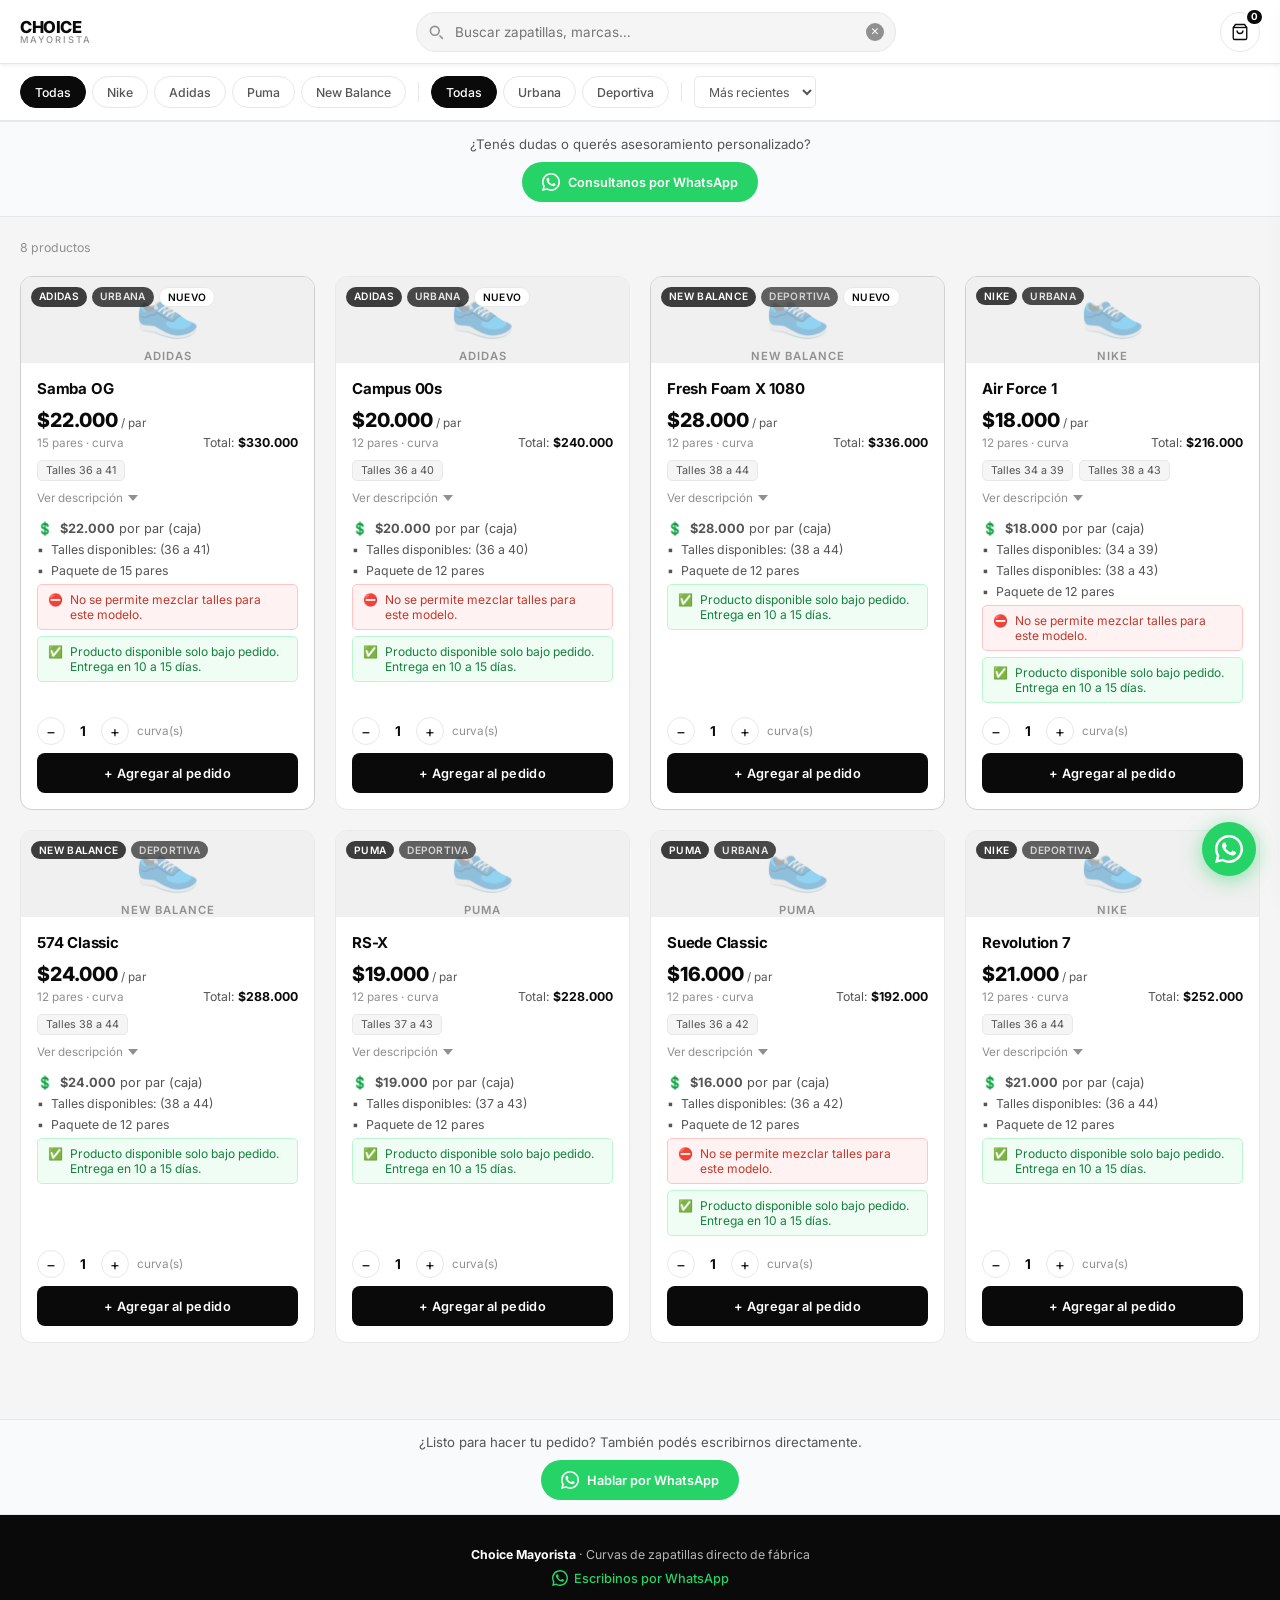
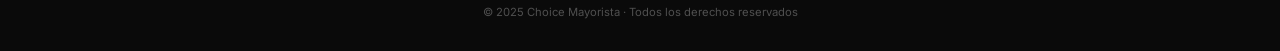
<file: choice-mayorista/index.html>
<!DOCTYPE html>
<html lang="es">
<head>
  <meta charset="UTF-8">
  <meta name="viewport" content="width=device-width, initial-scale=1.0">
  <meta name="description" content="Choice Mayorista - Catálogo de zapatillas en curvas. Precios mayoristas directo de fábrica.">
  <title>Choice Mayorista · Catálogo</title>
  <link rel="preconnect" href="https://fonts.googleapis.com">
  <link href="https://fonts.googleapis.com/css2?family=Inter:wght@400;500;600;700;800&display=swap" rel="stylesheet">
  <link rel="stylesheet" href="css/main.css">
</head>
<body>

  <!-- ── Header ─────────────────────────────────────────────────────────── -->
  <header class="header">
    <div class="header-inner container">
      <a href="index.html" class="logo">
        <span class="logo-choice">CHOICE</span>
        <span class="logo-mayorista">MAYORISTA</span>
      </a>

      <div class="search-wrapper">
        <svg class="search-icon" viewBox="0 0 20 20" fill="none" stroke="currentColor" stroke-width="2">
          <circle cx="8.5" cy="8.5" r="5.5"/><path d="m15 15 3 3" stroke-linecap="round"/>
        </svg>
        <input type="text" id="searchInput" class="search-input" placeholder="Buscar zapatillas, marcas…" autocomplete="off">
        <button class="search-clear" id="clearSearch" hidden aria-label="Limpiar búsqueda">✕</button>
      </div>

      <div class="header-actions">
        <button class="cart-btn" id="cartBtn" aria-label="Ver pedido">
          <svg viewBox="0 0 24 24" fill="none" stroke="currentColor" stroke-width="1.8">
            <path d="M6 2 3 6v14a2 2 0 002 2h14a2 2 0 002-2V6l-3-4z"/><line x1="3" y1="6" x2="21" y2="6"/>
            <path d="M16 10a4 4 0 01-8 0"/>
          </svg>
          <span class="cart-count" id="cartCount" hidden>0</span>
        </button>
      </div>
    </div>
  </header>

  <!-- ── Filters bar ─────────────────────────────────────────────────────── -->
  <div class="filters-bar">
    <div class="filters-inner">
      <div class="filters-group" id="brandFilters">
        <button class="filter-pill active" data-brand="all">Todas</button>
        <button class="filter-pill" data-brand="Nike">Nike</button>
        <button class="filter-pill" data-brand="Adidas">Adidas</button>
        <button class="filter-pill" data-brand="Puma">Puma</button>
        <button class="filter-pill" data-brand="New Balance">New Balance</button>
      </div>
      <div class="filter-divider"></div>
      <div class="filters-group" id="subcategoryFilters">
        <button class="filter-pill active" data-sub="all">Todas</button>
        <button class="filter-pill" data-sub="Urbana">Urbana</button>
        <button class="filter-pill" data-sub="Deportiva">Deportiva</button>
      </div>
      <div class="filter-divider"></div>
      <select class="sort-select" id="sortSelect" aria-label="Ordenar">
        <option value="newest">Más recientes</option>
        <option value="featured">Destacados</option>
        <option value="price-asc">Precio ↑</option>
        <option value="price-desc">Precio ↓</option>
        <option value="name-asc">Nombre A–Z</option>
      </select>
    </div>
  </div>

  <!-- ── WhatsApp CTA banner ─────────────────────────────────────────────── -->
  <div class="wa-banner">
    <p>¿Tenés dudas o querés asesoramiento personalizado?</p>
    <a class="btn-wa" href="#" data-wa target="_blank" rel="noopener">
      <svg viewBox="0 0 24 24"><path d="M17.472 14.382c-.297-.149-1.758-.867-2.03-.967-.273-.099-.471-.148-.67.15-.197.297-.767.966-.94 1.164-.173.199-.347.223-.644.075-.297-.15-1.255-.463-2.39-1.475-.883-.788-1.48-1.761-1.653-2.059-.173-.297-.018-.458.13-.606.134-.133.298-.347.446-.52.149-.174.198-.298.298-.497.099-.198.05-.371-.025-.52-.075-.149-.669-1.612-.916-2.207-.242-.579-.487-.5-.669-.51-.173-.008-.371-.01-.57-.01-.198 0-.52.074-.792.372-.272.297-1.04 1.016-1.04 2.479 0 1.462 1.065 2.875 1.213 3.074.149.198 2.096 3.2 5.077 4.487.709.306 1.262.489 1.694.625.712.227 1.36.195 1.871.118.571-.085 1.758-.719 2.006-1.413.248-.694.248-1.289.173-1.413-.074-.124-.272-.198-.57-.347z"/><path d="M12 0C5.373 0 0 5.373 0 12c0 2.122.554 4.11 1.525 5.837L0 24l6.335-1.513A11.945 11.945 0 0012 24c6.627 0 12-5.373 12-12S18.627 0 12 0zm0 21.818a9.818 9.818 0 01-4.964-1.347l-.357-.212-3.757.897.941-3.657-.232-.374A9.818 9.818 0 1112 21.818z"/></svg>
      Consultanos por WhatsApp
    </a>
  </div>

  <!-- ── Main catalog ─────────────────────────────────────────────────────── -->
  <main class="main">
    <div class="container">
      <div class="catalog-info">
        <span class="results-count" id="resultsInfo"></span>
      </div>
      <div class="products-grid" id="productsGrid"></div>
      <div class="empty-state" id="emptyState" hidden>
        <div class="empty-icon">🔍</div>
        <p>No encontramos zapatillas con ese criterio.<br>Probá con otra búsqueda o filtro.</p>
      </div>
    </div>
  </main>

  <!-- ── WhatsApp CTA footer banner ─────────────────────────────────────── -->
  <div class="wa-banner" style="margin-top: 0;">
    <p>¿Listo para hacer tu pedido? También podés escribirnos directamente.</p>
    <a class="btn-wa" href="#" data-wa target="_blank" rel="noopener">
      <svg viewBox="0 0 24 24"><path d="M17.472 14.382c-.297-.149-1.758-.867-2.03-.967-.273-.099-.471-.148-.67.15-.197.297-.767.966-.94 1.164-.173.199-.347.223-.644.075-.297-.15-1.255-.463-2.39-1.475-.883-.788-1.48-1.761-1.653-2.059-.173-.297-.018-.458.13-.606.134-.133.298-.347.446-.52.149-.174.198-.298.298-.497.099-.198.05-.371-.025-.52-.075-.149-.669-1.612-.916-2.207-.242-.579-.487-.5-.669-.51-.173-.008-.371-.01-.57-.01-.198 0-.52.074-.792.372-.272.297-1.04 1.016-1.04 2.479 0 1.462 1.065 2.875 1.213 3.074.149.198 2.096 3.2 5.077 4.487.709.306 1.262.489 1.694.625.712.227 1.36.195 1.871.118.571-.085 1.758-.719 2.006-1.413.248-.694.248-1.289.173-1.413-.074-.124-.272-.198-.57-.347z"/><path d="M12 0C5.373 0 0 5.373 0 12c0 2.122.554 4.11 1.525 5.837L0 24l6.335-1.513A11.945 11.945 0 0012 24c6.627 0 12-5.373 12-12S18.627 0 12 0zm0 21.818a9.818 9.818 0 01-4.964-1.347l-.357-.212-3.757.897.941-3.657-.232-.374A9.818 9.818 0 1112 21.818z"/></svg>
      Hablar por WhatsApp
    </a>
  </div>

  <!-- ── Footer ──────────────────────────────────────────────────────────── -->
  <footer class="footer">
    <div class="container">
      <p><strong>Choice Mayorista</strong> · Curvas de zapatillas directo de fábrica</p>
      <a class="footer-wa" href="#" data-wa target="_blank" rel="noopener">
        <svg viewBox="0 0 24 24" width="16" height="16" fill="currentColor"><path d="M17.472 14.382c-.297-.149-1.758-.867-2.03-.967-.273-.099-.471-.148-.67.15-.197.297-.767.966-.94 1.164-.173.199-.347.223-.644.075-.297-.15-1.255-.463-2.39-1.475-.883-.788-1.48-1.761-1.653-2.059-.173-.297-.018-.458.13-.606.134-.133.298-.347.446-.52.149-.174.198-.298.298-.497.099-.198.05-.371-.025-.52-.075-.149-.669-1.612-.916-2.207-.242-.579-.487-.5-.669-.51-.173-.008-.371-.01-.57-.01-.198 0-.52.074-.792.372-.272.297-1.04 1.016-1.04 2.479 0 1.462 1.065 2.875 1.213 3.074.149.198 2.096 3.2 5.077 4.487.709.306 1.262.489 1.694.625.712.227 1.36.195 1.871.118.571-.085 1.758-.719 2.006-1.413.248-.694.248-1.289.173-1.413-.074-.124-.272-.198-.57-.347z"/><path d="M12 0C5.373 0 0 5.373 0 12c0 2.122.554 4.11 1.525 5.837L0 24l6.335-1.513A11.945 11.945 0 0012 24c6.627 0 12-5.373 12-12S18.627 0 12 0zm0 21.818a9.818 9.818 0 01-4.964-1.347l-.357-.212-3.757.897.941-3.657-.232-.374A9.818 9.818 0 1112 21.818z"/></svg>
        Escribinos por WhatsApp
      </a>
      <p style="margin-top: 16px; opacity: .4; font-size: .75rem;">© 2025 Choice Mayorista · Todos los derechos reservados</p>
    </div>
  </footer>

  <!-- ── Cart sidebar ────────────────────────────────────────────────────── -->
  <div class="cart-overlay" id="cartOverlay"></div>
  <aside class="cart-sidebar" id="cartSidebar" aria-label="Tu pedido">
    <div class="cart-header">
      <h2>Tu Pedido</h2>
      <button class="close-cart" id="closeCart" aria-label="Cerrar">✕</button>
    </div>
    <div class="cart-items" id="cartItems"></div>
    <div class="cart-footer">
      <div class="cart-total-row">
        <span class="cart-total-label">Total estimado</span>
        <span class="cart-total-amount" id="cartTotal">$0</span>
      </div>
      <button class="btn-send-order" id="sendOrderBtn" disabled>
        <svg viewBox="0 0 24 24"><path d="M17.472 14.382c-.297-.149-1.758-.867-2.03-.967-.273-.099-.471-.148-.67.15-.197.297-.767.966-.94 1.164-.173.199-.347.223-.644.075-.297-.15-1.255-.463-2.39-1.475-.883-.788-1.48-1.761-1.653-2.059-.173-.297-.018-.458.13-.606.134-.133.298-.347.446-.52.149-.174.198-.298.298-.497.099-.198.05-.371-.025-.52-.075-.149-.669-1.612-.916-2.207-.242-.579-.487-.5-.669-.51-.173-.008-.371-.01-.57-.01-.198 0-.52.074-.792.372-.272.297-1.04 1.016-1.04 2.479 0 1.462 1.065 2.875 1.213 3.074.149.198 2.096 3.2 5.077 4.487.709.306 1.262.489 1.694.625.712.227 1.36.195 1.871.118.571-.085 1.758-.719 2.006-1.413.248-.694.248-1.289.173-1.413-.074-.124-.272-.198-.57-.347z"/><path d="M12 0C5.373 0 0 5.373 0 12c0 2.122.554 4.11 1.525 5.837L0 24l6.335-1.513A11.945 11.945 0 0012 24c6.627 0 12-5.373 12-12S18.627 0 12 0zm0 21.818a9.818 9.818 0 01-4.964-1.347l-.357-.212-3.757.897.941-3.657-.232-.374A9.818 9.818 0 1112 21.818z"/></svg>
        Enviar pedido por WhatsApp
      </button>
    </div>
  </aside>

  <!-- ── Order modal ─────────────────────────────────────────────────────── -->
  <div class="modal-bg" id="orderModal" style="display:none">
    <div class="modal">
      <h3>Completá tus datos</h3>
      <p>Te enviamos el resumen del pedido por WhatsApp para confirmar.</p>
      <div class="form-group">
        <label class="form-label" for="customerName">Nombre *</label>
        <input type="text" class="form-input" id="customerName" placeholder="Tu nombre completo" autocomplete="name">
      </div>
      <div class="form-group">
        <label class="form-label" for="customerPhone">Teléfono (opcional)</label>
        <input type="tel" class="form-input" id="customerPhone" placeholder="Ej: +54 9 11 0000-0000" autocomplete="tel">
      </div>
      <div class="form-group">
        <label class="form-label" for="orderNotes">Observaciones (opcional)</label>
        <textarea class="form-textarea" id="orderNotes" placeholder="¿Alguna consulta adicional?"></textarea>
      </div>
      <div class="modal-actions">
        <button class="btn-secondary" id="cancelOrder">Cancelar</button>
        <button class="btn-primary-wa" id="confirmOrder">
          <svg viewBox="0 0 24 24"><path d="M17.472 14.382c-.297-.149-1.758-.867-2.03-.967-.273-.099-.471-.148-.67.15-.197.297-.767.966-.94 1.164-.173.199-.347.223-.644.075-.297-.15-1.255-.463-2.39-1.475-.883-.788-1.48-1.761-1.653-2.059-.173-.297-.018-.458.13-.606.134-.133.298-.347.446-.52.149-.174.198-.298.298-.497.099-.198.05-.371-.025-.52-.075-.149-.669-1.612-.916-2.207-.242-.579-.487-.5-.669-.51-.173-.008-.371-.01-.57-.01-.198 0-.52.074-.792.372-.272.297-1.04 1.016-1.04 2.479 0 1.462 1.065 2.875 1.213 3.074.149.198 2.096 3.2 5.077 4.487.709.306 1.262.489 1.694.625.712.227 1.36.195 1.871.118.571-.085 1.758-.719 2.006-1.413.248-.694.248-1.289.173-1.413-.074-.124-.272-.198-.57-.347z"/><path d="M12 0C5.373 0 0 5.373 0 12c0 2.122.554 4.11 1.525 5.837L0 24l6.335-1.513A11.945 11.945 0 0012 24c6.627 0 12-5.373 12-12S18.627 0 12 0zm0 21.818a9.818 9.818 0 01-4.964-1.347l-.357-.212-3.757.897.941-3.657-.232-.374A9.818 9.818 0 1112 21.818z"/></svg>
          Confirmar y enviar
        </button>
      </div>
    </div>
  </div>

  <!-- ── WhatsApp float ──────────────────────────────────────────────────── -->
  <a class="wa-float" href="#" data-wa target="_blank" rel="noopener" aria-label="Contactar por WhatsApp">
    <svg viewBox="0 0 24 24"><path d="M17.472 14.382c-.297-.149-1.758-.867-2.03-.967-.273-.099-.471-.148-.67.15-.197.297-.767.966-.94 1.164-.173.199-.347.223-.644.075-.297-.15-1.255-.463-2.39-1.475-.883-.788-1.48-1.761-1.653-2.059-.173-.297-.018-.458.13-.606.134-.133.298-.347.446-.52.149-.174.198-.298.298-.497.099-.198.05-.371-.025-.52-.075-.149-.669-1.612-.916-2.207-.242-.579-.487-.5-.669-.51-.173-.008-.371-.01-.57-.01-.198 0-.52.074-.792.372-.272.297-1.04 1.016-1.04 2.479 0 1.462 1.065 2.875 1.213 3.074.149.198 2.096 3.2 5.077 4.487.709.306 1.262.489 1.694.625.712.227 1.36.195 1.871.118.571-.085 1.758-.719 2.006-1.413.248-.694.248-1.289.173-1.413-.074-.124-.272-.198-.57-.347z"/><path d="M12 0C5.373 0 0 5.373 0 12c0 2.122.554 4.11 1.525 5.837L0 24l6.335-1.513A11.945 11.945 0 0012 24c6.627 0 12-5.373 12-12S18.627 0 12 0zm0 21.818a9.818 9.818 0 01-4.964-1.347l-.357-.212-3.757.897.941-3.657-.232-.374A9.818 9.818 0 1112 21.818z"/></svg>
  </a>

  <script src="js/store.js"></script>
  <script src="js/catalog.js"></script>
</body>
</html>
</file>
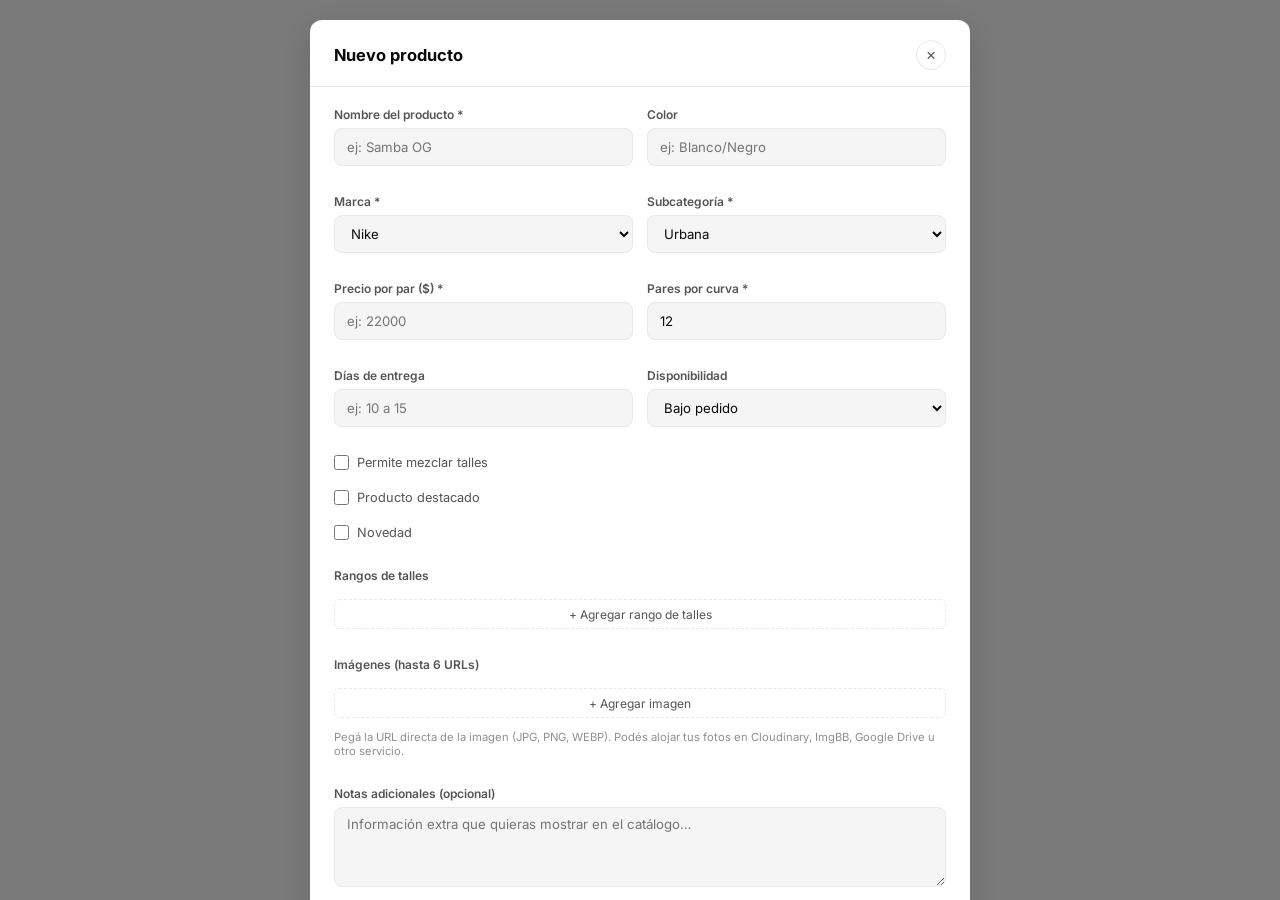
<file: choice-mayorista/admin.html>
<!DOCTYPE html>
<html lang="es">
<head>
  <meta charset="UTF-8">
  <meta name="viewport" content="width=device-width, initial-scale=1.0">
  <title>Admin · Choice Mayorista</title>
  <link rel="preconnect" href="https://fonts.googleapis.com">
  <link href="https://fonts.googleapis.com/css2?family=Inter:wght@400;500;600;700;800&display=swap" rel="stylesheet">
  <link rel="stylesheet" href="css/main.css">
</head>
<body class="admin-body">

  <!-- ── Login ───────────────────────────────────────────────────────────── -->
  <div class="login-screen" id="loginScreen" hidden>
    <div class="login-card">
      <h2>Panel Admin</h2>
      <p>Choice Mayorista · Gestión de catálogo</p>
      <div class="login-error" id="loginError" hidden>Contraseña incorrecta. Intentá de nuevo.</div>
      <form id="loginForm">
        <div class="form-group">
          <label class="form-label" for="loginPassword">Contraseña</label>
          <input type="password" class="form-input" id="loginPassword" placeholder="••••••••" autocomplete="current-password">
        </div>
        <button type="submit" class="btn-login">Ingresar</button>
      </form>
      <p style="margin-top: 20px; font-size: .78rem; color: var(--text-3); text-align:center;">
        <a href="index.html" style="color: var(--text-3);">← Volver al catálogo</a>
      </p>
    </div>
  </div>

  <!-- ── Admin panel ─────────────────────────────────────────────────────── -->
  <div id="adminPanel" hidden>
    <header class="admin-header">
      <div class="admin-logo">
        CHOICE MAYORISTA <span>· Panel de administración</span>
      </div>
      <div style="display:flex;gap:10px;align-items:center;">
        <a href="index.html" style="font-size:.82rem;color:var(--text-3);">← Ver catálogo</a>
        <button class="btn-logout" id="logoutBtn">Cerrar sesión</button>
      </div>
    </header>

    <div class="admin-panel">
      <!-- Tabs -->
      <div class="tabs">
        <button class="tab-btn active" data-tab="tabProducts">Productos</button>
        <button class="tab-btn" data-tab="tabConfig">Configuración</button>
      </div>

      <!-- Tab: Products -->
      <div id="tabProducts">
        <div class="admin-toolbar">
          <input type="text" class="admin-search" id="adminSearch" placeholder="Buscar producto…">
          <button class="btn-add-product" id="addProductBtn">
            <svg viewBox="0 0 16 16" width="14" fill="currentColor"><path d="M8 2a1 1 0 011 1v4h4a1 1 0 010 2H9v4a1 1 0 01-2 0V9H3a1 1 0 010-2h4V3a1 1 0 011-1z"/></svg>
            Nuevo producto
          </button>
        </div>
        <div id="productList"></div>
      </div>

      <!-- Tab: Config -->
      <div id="tabConfig" hidden>
        <div class="config-section">
          <h3>Configuración general</h3>

          <div class="form-group" style="margin-bottom:14px;">
            <label class="form-label">Número de WhatsApp *</label>
            <input type="text" class="admin-input" id="cfgWhatsapp" placeholder="ej: 5491112345678">
            <p class="config-note">Sin espacios ni signos. Formato: código de país + código de área + número. Ej: 5491112345678</p>
          </div>

          <div class="form-group" style="margin-bottom:14px;">
            <label class="form-label">Tagline del catálogo</label>
            <input type="text" class="admin-input" id="cfgTagline" placeholder="Curvas de zapatillas directo de fábrica…">
          </div>

          <div class="form-group" style="margin-bottom:14px;">
            <label class="form-label">Nueva contraseña de admin (dejar vacío para no cambiar)</label>
            <input type="password" class="admin-input" id="cfgPassword" placeholder="Nueva contraseña…" autocomplete="new-password">
          </div>

          <button class="btn-save-config" id="cfgSaveBtn">Guardar configuración</button>

          <div style="margin-top:32px; padding-top:20px; border-top: 1px solid var(--border);">
            <h3>Acerca del catálogo</h3>
            <p style="font-size:.82rem; color:var(--text-2); line-height:1.6;">
              Los productos se almacenan en el navegador (localStorage). Para que el catálogo esté disponible en múltiples dispositivos,
              te recomendamos alojarlo en un servidor web como <strong>GitHub Pages</strong>, <strong>Netlify</strong> o cualquier hosting estático.<br><br>
              Las imágenes deben estar alojadas online. Podés usar <strong>Cloudinary</strong>, <strong>ImgBB</strong> o <strong>Google Drive</strong> (con link público).
            </p>
          </div>
        </div>
      </div>
    </div>
  </div>

  <!-- ── Product form modal ──────────────────────────────────────────────── -->
  <div class="form-modal-bg" id="formModal" hidden>
    <div class="form-modal">
      <div class="fm-header">
        <h3 id="formTitle">Nuevo producto</h3>
        <button class="fm-close" id="closeForm" aria-label="Cerrar">✕</button>
      </div>

      <div class="fm-body">
        <div class="form-error" id="formError" hidden></div>
        <form id="productForm" autocomplete="off">
          <div class="fm-grid">

            <!-- Name -->
            <div class="form-group">
              <label class="form-label" for="fName">Nombre del producto *</label>
              <input type="text" class="admin-input" id="fName" placeholder="ej: Samba OG">
            </div>

            <!-- Color -->
            <div class="form-group">
              <label class="form-label" for="fColor">Color</label>
              <input type="text" class="admin-input" id="fColor" placeholder="ej: Blanco/Negro">
            </div>

            <!-- Brand -->
            <div class="form-group">
              <label class="form-label" for="fBrand">Marca *</label>
              <select class="admin-select" id="fBrand">
                <option value="Nike">Nike</option>
                <option value="Adidas">Adidas</option>
                <option value="Puma">Puma</option>
                <option value="New Balance">New Balance</option>
              </select>
            </div>

            <!-- Subcategory -->
            <div class="form-group">
              <label class="form-label" for="fSub">Subcategoría *</label>
              <select class="admin-select" id="fSub">
                <option value="Urbana">Urbana</option>
                <option value="Deportiva">Deportiva</option>
              </select>
            </div>

            <!-- Price -->
            <div class="form-group">
              <label class="form-label" for="fPrice">Precio por par ($) *</label>
              <input type="number" class="admin-input" id="fPrice" placeholder="ej: 22000" min="1">
            </div>

            <!-- Pairs -->
            <div class="form-group">
              <label class="form-label" for="fPairs">Pares por curva *</label>
              <input type="number" class="admin-input" id="fPairs" placeholder="ej: 12" min="1" value="12">
            </div>

            <!-- Delivery -->
            <div class="form-group">
              <label class="form-label" for="fDelivery">Días de entrega</label>
              <input type="text" class="admin-input" id="fDelivery" placeholder="ej: 10 a 15">
            </div>

            <!-- Status -->
            <div class="form-group">
              <label class="form-label" for="fStatus">Disponibilidad</label>
              <select class="admin-select" id="fStatus">
                <option value="on_demand">Bajo pedido</option>
                <option value="in_stock">En stock</option>
              </select>
            </div>

            <!-- Checkboxes -->
            <div class="form-group form-group-full" style="display:flex;gap:20px;flex-wrap:wrap;">
              <label class="check-row">
                <input type="checkbox" id="fMix"> Permite mezclar talles
              </label>
              <label class="check-row">
                <input type="checkbox" id="fFeatured"> Producto destacado
              </label>
              <label class="check-row">
                <input type="checkbox" id="fNew"> Novedad
              </label>
            </div>

            <!-- Size ranges -->
            <div class="form-group form-group-full">
              <label class="form-label">Rangos de talles</label>
              <div id="sizeRangesList"></div>
              <button type="button" class="btn-add-size" id="addSizeBtn">+ Agregar rango de talles</button>
            </div>

            <!-- Images -->
            <div class="form-group form-group-full">
              <label class="form-label">Imágenes (hasta 6 URLs)</label>
              <div id="imagesContainer"></div>
              <button type="button" class="btn-add-img" id="addImageBtn">+ Agregar imagen</button>
              <p class="img-tip">Pegá la URL directa de la imagen (JPG, PNG, WEBP). Podés alojar tus fotos en Cloudinary, ImgBB, Google Drive u otro servicio.</p>
            </div>

            <!-- Notes -->
            <div class="form-group form-group-full">
              <label class="form-label" for="fNotes">Notas adicionales (opcional)</label>
              <textarea class="admin-textarea" id="fNotes" placeholder="Información extra que quieras mostrar en el catálogo…"></textarea>
            </div>

          </div>
        </form>
      </div>

      <div class="fm-footer">
        <button class="btn-cancel-form" id="cancelForm">Cancelar</button>
        <button class="btn-save" id="saveProduct">Guardar producto</button>
      </div>
    </div>
  </div>

  <!-- ── Toast ───────────────────────────────────────────────────────────── -->
  <div class="toast" id="toast"></div>

  <script src="js/store.js"></script>
  <script src="js/admin.js"></script>
</body>
</html>
</file>
<file: choice-mayorista/css/main.css>
/* ── Variables ─────────────────────────────────────────────────────────────── */
:root {
  --bg: #f5f5f5;
  --surface: #ffffff;
  --border: #e8e8e8;
  --border-strong: #d0d0d0;
  --text: #0a0a0a;
  --text-2: #555555;
  --text-3: #909090;
  --accent: #0a0a0a;
  --accent-hover: #2a2a2a;
  --wa: #25D366;
  --wa-dark: #1da851;
  --warn-bg: #fff2f2;
  --warn-border: #ffc5c5;
  --warn-text: #c0392b;
  --info-bg: #f0fdf4;
  --info-border: #bbf7d0;
  --info-text: #15803d;
  --shadow-sm: 0 1px 4px rgba(0,0,0,.07);
  --shadow-md: 0 4px 16px rgba(0,0,0,.10);
  --shadow-lg: 0 8px 32px rgba(0,0,0,.14);
  --r: 12px;
  --r-sm: 8px;
  --r-xs: 5px;
  --header-h: 64px;
  --filters-h: 56px;
}

/* ── Reset ─────────────────────────────────────────────────────────────────── */
*, *::before, *::after { box-sizing: border-box; margin: 0; padding: 0; }
html { scroll-behavior: smooth; font-size: 15px; }
body { font-family: 'Inter', system-ui, sans-serif; background: var(--bg); color: var(--text); -webkit-font-smoothing: antialiased; }
img { display: block; max-width: 100%; }
button { cursor: pointer; font-family: inherit; border: none; background: none; }
input, select, textarea { font-family: inherit; font-size: inherit; }
a { text-decoration: none; color: inherit; }

/* ── Layout ────────────────────────────────────────────────────────────────── */
.container { max-width: 1280px; margin: 0 auto; padding: 0 20px; }

/* ── Header ────────────────────────────────────────────────────────────────── */
.header {
  position: sticky; top: 0; z-index: 100;
  background: var(--surface);
  border-bottom: 1px solid var(--border);
  height: var(--header-h);
  box-shadow: var(--shadow-sm);
}
.header-inner {
  display: flex; align-items: center; gap: 16px;
  height: 100%;
}
.logo { display: flex; flex-direction: column; line-height: 1; flex-shrink: 0; }
.logo-choice { font-size: 1.1rem; font-weight: 800; letter-spacing: -.5px; color: var(--text); }
.logo-mayorista { font-size: .62rem; font-weight: 500; letter-spacing: 2px; color: var(--text-3); text-transform: uppercase; }

.search-wrapper {
  position: relative; flex: 1; max-width: 480px; margin: 0 auto;
}
.search-icon { position: absolute; left: 12px; top: 50%; transform: translateY(-50%); color: var(--text-3); width: 16px; height: 16px; pointer-events: none; }
.search-input {
  width: 100%; height: 40px; padding: 0 36px 0 38px;
  border: 1.5px solid var(--border); border-radius: 99px;
  background: var(--bg); font-size: .9rem; color: var(--text);
  transition: border-color .2s, box-shadow .2s;
}
.search-input:focus { outline: none; border-color: var(--accent); box-shadow: 0 0 0 3px rgba(10,10,10,.08); }
.search-clear {
  position: absolute; right: 12px; top: 50%; transform: translateY(-50%);
  width: 18px; height: 18px; border-radius: 50%; background: var(--text-3);
  color: white; font-size: .7rem; display: flex; align-items: center; justify-content: center;
  transition: background .2s;
}
.search-clear:hover { background: var(--text); }

.header-actions { display: flex; align-items: center; gap: 8px; flex-shrink: 0; }
.cart-btn {
  position: relative; width: 40px; height: 40px; border-radius: 99px;
  border: 1.5px solid var(--border); display: flex; align-items: center; justify-content: center;
  background: var(--surface); color: var(--text);
  transition: border-color .2s, transform .2s;
}
.cart-btn:hover { border-color: var(--accent); }
.cart-btn svg { width: 18px; height: 18px; }
.cart-btn.pulse { animation: pulse .5s ease; }
@keyframes pulse { 0%,100% { transform: scale(1); } 50% { transform: scale(1.2); } }
.cart-count {
  position: absolute; top: -5px; right: -5px;
  background: var(--accent); color: white;
  font-size: .65rem; font-weight: 700;
  min-width: 18px; height: 18px; border-radius: 99px;
  display: flex; align-items: center; justify-content: center;
  padding: 0 4px; border: 2px solid var(--surface);
}

/* ── Filters bar ───────────────────────────────────────────────────────────── */
.filters-bar {
  position: sticky; top: var(--header-h); z-index: 90;
  background: var(--surface); border-bottom: 1px solid var(--border);
  overflow-x: auto; -webkit-overflow-scrolling: touch; scrollbar-width: none;
}
.filters-bar::-webkit-scrollbar { display: none; }
.filters-inner {
  display: flex; align-items: center; gap: 12px;
  height: var(--filters-h); padding: 0 20px; min-width: max-content;
}
.filters-group { display: flex; align-items: center; gap: 6px; }
.filter-divider { width: 1px; height: 20px; background: var(--border); flex-shrink: 0; }
.filter-pill {
  height: 32px; padding: 0 14px; border-radius: 99px;
  border: 1.5px solid var(--border); font-size: .82rem; font-weight: 500;
  color: var(--text-2); background: var(--surface);
  transition: all .18s; white-space: nowrap;
}
.filter-pill:hover { border-color: var(--accent); color: var(--text); }
.filter-pill.active { background: var(--accent); border-color: var(--accent); color: white; }
.sort-select {
  height: 32px; padding: 0 10px; border-radius: var(--r-xs);
  border: 1.5px solid var(--border); font-size: .82rem; color: var(--text-2);
  background: var(--surface); cursor: pointer;
}
.sort-select:focus { outline: none; border-color: var(--accent); }

/* ── Catalog info bar ──────────────────────────────────────────────────────── */
.catalog-info { padding: 16px 0 4px; }
.results-count { font-size: .82rem; color: var(--text-3); }

/* ── Products grid ─────────────────────────────────────────────────────────── */
.main { padding: 4px 0 60px; }
.products-grid {
  display: grid;
  grid-template-columns: repeat(auto-fill, minmax(260px, 1fr));
  gap: 20px; padding: 16px 0;
}

/* ── Product card ──────────────────────────────────────────────────────────── */
.product-card {
  background: var(--surface); border-radius: var(--r);
  border: 1px solid var(--border); overflow: hidden;
  transition: box-shadow .2s, transform .2s;
  display: flex; flex-direction: column;
}
.product-card:hover { box-shadow: var(--shadow-md); transform: translateY(-2px); }
.product-card.featured { border-color: var(--border-strong); }

/* Carousel */
.card-img-wrap { position: relative; }
.carousel { position: relative; aspect-ratio: 4/3; overflow: hidden; background: #f0f0f0; }
.c-img { position: absolute; inset: 0; width: 100%; height: 100%; object-fit: cover; opacity: 0; transition: opacity .3s; }
.c-img.active { opacity: 1; }
.carousel-placeholder {
  display: flex; flex-direction: column; align-items: center; justify-content: center;
  height: 100%; gap: 8px; background: #f0f0f0;
}
.ph-icon { font-size: 3.5rem; opacity: .4; }
.ph-brand { font-size: .75rem; font-weight: 600; color: var(--text-3); letter-spacing: 1px; text-transform: uppercase; }

.c-prev, .c-next {
  position: absolute; top: 50%; transform: translateY(-50%);
  width: 32px; height: 32px; border-radius: 50%;
  background: rgba(255,255,255,.9); color: var(--text);
  font-size: 1.2rem; display: flex; align-items: center; justify-content: center;
  opacity: 0; transition: opacity .2s;
  box-shadow: var(--shadow-sm); z-index: 2;
}
.c-prev { left: 8px; }
.c-next { right: 8px; }
.carousel:hover .c-prev, .carousel:hover .c-next { opacity: 1; }
.c-dots {
  position: absolute; bottom: 8px; left: 50%; transform: translateX(-50%);
  display: flex; gap: 5px; z-index: 2;
}
.dot {
  width: 6px; height: 6px; border-radius: 50%; background: rgba(255,255,255,.6);
  cursor: pointer; transition: background .2s, transform .2s;
}
.dot.active { background: white; transform: scale(1.3); }
.c-counter {
  position: absolute; bottom: 8px; right: 10px;
  font-size: .7rem; color: white; background: rgba(0,0,0,.4);
  border-radius: 99px; padding: 1px 7px; z-index: 2;
}

.card-badges {
  position: absolute; top: 10px; left: 10px;
  display: flex; gap: 5px; flex-wrap: wrap; z-index: 2;
}
.badge {
  font-size: .68rem; font-weight: 600; padding: 3px 8px; border-radius: 99px;
  letter-spacing: .3px; text-transform: uppercase;
}
.badge-brand { background: rgba(0,0,0,.75); color: white; }
.badge-sub.u { background: rgba(30,30,30,.8); color: #e8e8e8; }
.badge-sub.d { background: rgba(60,60,60,.8); color: #d4d4d4; }
.badge-new { background: white; color: var(--text); border: 1px solid var(--border); }
.badge-stock { background: var(--info-bg); color: var(--info-text); border: 1px solid var(--info-border); }

.share-btn {
  position: absolute; top: 10px; right: 10px; z-index: 2;
  width: 30px; height: 30px; border-radius: 50%;
  background: rgba(255,255,255,.9); color: var(--wa-dark);
  display: flex; align-items: center; justify-content: center;
  opacity: 0; transition: opacity .2s;
  box-shadow: var(--shadow-sm);
}
.share-btn svg { width: 15px; height: 15px; }
.card-img-wrap:hover .share-btn { opacity: 1; }

/* Card body */
.card-body { padding: 16px; display: flex; flex-direction: column; gap: 10px; flex: 1; }
.card-title { font-size: 1rem; font-weight: 700; letter-spacing: -.2px; }

.card-pricing { display: flex; flex-direction: column; gap: 3px; }
.price-row-main { display: flex; align-items: baseline; gap: 3px; }
.price-big { font-size: 1.3rem; font-weight: 800; }
.price-unit { font-size: .78rem; color: var(--text-2); }
.curve-row { display: flex; justify-content: space-between; align-items: center; }
.pairs-label { font-size: .78rem; color: var(--text-3); }
.curve-total { font-size: .82rem; color: var(--text-2); }
.curve-total strong { color: var(--text); }

.card-sizes { display: flex; gap: 6px; flex-wrap: wrap; }
.size-pill {
  font-size: .72rem; padding: 3px 8px; border-radius: var(--r-xs);
  background: var(--bg); border: 1px solid var(--border); color: var(--text-2);
}

/* Description */
.desc-toggle {
  display: flex; align-items: center; gap: 5px;
  font-size: .78rem; color: var(--text-3); padding: 0;
  transition: color .2s;
}
.desc-toggle:hover { color: var(--text); }
.desc-toggle svg { transition: transform .2s; }
.desc-toggle.open svg { transform: rotate(180deg); }
.desc-body { display: flex; flex-direction: column; gap: 6px; padding-top: 6px; }
.desc-row { display: flex; gap: 7px; font-size: .82rem; align-items: flex-start; color: var(--text-2); }
.price-row { font-size: .85rem; }
.di { flex-shrink: 0; }
.desc-warning {
  display: flex; gap: 7px; align-items: flex-start;
  background: var(--warn-bg); border: 1px solid var(--warn-border);
  border-radius: var(--r-xs); padding: 7px 10px;
  font-size: .8rem; color: var(--warn-text);
}
.desc-info {
  display: flex; gap: 7px; align-items: flex-start;
  background: var(--info-bg); border: 1px solid var(--info-border);
  border-radius: var(--r-xs); padding: 7px 10px;
  font-size: .8rem; color: var(--info-text);
}
.desc-notes {
  font-size: .8rem; color: var(--text-2);
  border-top: 1px solid var(--border); padding-top: 6px;
  white-space: pre-line;
}

/* Add to order */
.card-order { display: flex; flex-direction: column; gap: 8px; margin-top: auto; padding-top: 4px; }
.stepper { display: flex; align-items: center; gap: 8px; }
.step-btn {
  width: 28px; height: 28px; border-radius: 50%;
  border: 1.5px solid var(--border); font-size: 1rem;
  display: flex; align-items: center; justify-content: center;
  color: var(--text); transition: all .15s;
}
.step-btn:hover { border-color: var(--accent); background: var(--accent); color: white; }
.step-val { font-size: .9rem; font-weight: 700; min-width: 20px; text-align: center; }
.step-label { font-size: .78rem; color: var(--text-3); }
.btn-add {
  width: 100%; height: 40px; border-radius: var(--r-sm);
  background: var(--accent); color: white;
  font-size: .85rem; font-weight: 600; letter-spacing: .3px;
  transition: background .18s, transform .1s;
}
.btn-add:hover { background: var(--accent-hover); }
.btn-add:active { transform: scale(.98); }
.btn-add.in-cart { background: #2d2d2d; }

/* ── Empty state ───────────────────────────────────────────────────────────── */
.empty-state {
  text-align: center; padding: 80px 20px;
  color: var(--text-3); font-size: 1rem;
}
.empty-icon { font-size: 3rem; margin-bottom: 12px; }

/* ── WhatsApp CTA bar ──────────────────────────────────────────────────────── */
.wa-banner {
  background: #f9fafb; border-top: 1px solid var(--border); border-bottom: 1px solid var(--border);
  padding: 14px 0; text-align: center;
}
.wa-banner p { font-size: .88rem; color: var(--text-2); margin-bottom: 10px; }
.btn-wa {
  display: inline-flex; align-items: center; gap: 8px;
  height: 40px; padding: 0 20px; border-radius: 99px;
  background: var(--wa); color: white; font-size: .85rem; font-weight: 600;
  transition: background .18s;
}
.btn-wa:hover { background: var(--wa-dark); }
.btn-wa svg { width: 18px; height: 18px; fill: white; }

/* ── Cart sidebar ──────────────────────────────────────────────────────────── */
.cart-overlay {
  position: fixed; inset: 0; background: rgba(0,0,0,.45); z-index: 200;
  opacity: 0; pointer-events: none; transition: opacity .25s;
}
.cart-overlay.visible { opacity: 1; pointer-events: all; }
.cart-sidebar {
  position: fixed; top: 0; right: -420px; width: 400px; max-width: 95vw; height: 100%;
  background: var(--surface); z-index: 201;
  display: flex; flex-direction: column;
  transition: right .28s cubic-bezier(.4,0,.2,1);
  box-shadow: var(--shadow-lg);
}
.cart-sidebar.open { right: 0; }
.cart-header {
  display: flex; align-items: center; justify-content: space-between;
  padding: 20px 20px 16px; border-bottom: 1px solid var(--border);
}
.cart-header h2 { font-size: 1.1rem; font-weight: 700; }
.close-cart {
  width: 32px; height: 32px; border-radius: 50%; border: 1.5px solid var(--border);
  display: flex; align-items: center; justify-content: center;
  font-size: .9rem; color: var(--text-2); transition: all .15s;
}
.close-cart:hover { border-color: var(--accent); color: var(--text); background: var(--bg); }
.cart-items { flex: 1; overflow-y: auto; padding: 16px 20px; }
.cart-empty { text-align: center; color: var(--text-3); font-size: .9rem; padding: 40px 0; }
.cart-item {
  display: flex; gap: 12px; padding: 12px 0; border-bottom: 1px solid var(--border);
  align-items: flex-start;
}
.cart-thumb { width: 56px; height: 56px; border-radius: var(--r-xs); object-fit: cover; flex-shrink: 0; }
.cart-thumb-ph {
  width: 56px; height: 56px; border-radius: var(--r-xs); flex-shrink: 0;
  background: var(--bg); display: flex; align-items: center; justify-content: center;
  font-size: 1.5rem;
}
.ci-info { flex: 1; min-width: 0; display: flex; flex-direction: column; gap: 2px; }
.ci-name { font-size: .88rem; font-weight: 600; white-space: nowrap; overflow: hidden; text-overflow: ellipsis; }
.ci-brand { font-size: .75rem; color: var(--text-3); }
.ci-detail { font-size: .75rem; color: var(--text-2); }
.ci-sub { font-size: .85rem; font-weight: 700; margin-top: 2px; }
.ci-controls { display: flex; align-items: center; gap: 5px; flex-shrink: 0; }
.ci-minus, .ci-plus {
  width: 24px; height: 24px; border-radius: 50%;
  border: 1px solid var(--border); font-size: .9rem;
  display: flex; align-items: center; justify-content: center;
  transition: all .15s;
}
.ci-minus:hover, .ci-plus:hover { border-color: var(--accent); background: var(--accent); color: white; }
.ci-qty { font-size: .82rem; font-weight: 600; min-width: 20px; text-align: center; }
.ci-remove { width: 24px; height: 24px; border-radius: 50%; font-size: .7rem; color: var(--text-3); transition: color .15s; }
.ci-remove:hover { color: #e74c3c; }
.cart-footer {
  padding: 16px 20px 24px; border-top: 1px solid var(--border);
  display: flex; flex-direction: column; gap: 12px;
}
.cart-total-row { display: flex; justify-content: space-between; align-items: center; }
.cart-total-label { font-size: .88rem; color: var(--text-2); }
.cart-total-amount { font-size: 1.3rem; font-weight: 800; }
.btn-send-order {
  width: 100%; height: 48px; border-radius: var(--r-sm);
  background: var(--wa); color: white; font-size: .95rem; font-weight: 600;
  display: flex; align-items: center; justify-content: center; gap: 8px;
  transition: background .18s;
}
.btn-send-order:hover:not(:disabled) { background: var(--wa-dark); }
.btn-send-order:disabled { opacity: .45; cursor: not-allowed; }
.btn-send-order svg { width: 18px; height: 18px; fill: white; }

/* ── Order modal ───────────────────────────────────────────────────────────── */
.modal-bg {
  position: fixed; inset: 0; background: rgba(0,0,0,.5); z-index: 300;
  display: flex; align-items: center; justify-content: center; padding: 20px;
}
.modal {
  background: var(--surface); border-radius: var(--r);
  padding: 28px; width: 100%; max-width: 420px;
  box-shadow: var(--shadow-lg);
}
.modal h3 { font-size: 1.15rem; font-weight: 700; margin-bottom: 6px; }
.modal p { font-size: .85rem; color: var(--text-2); margin-bottom: 20px; }
.form-group { display: flex; flex-direction: column; gap: 6px; margin-bottom: 14px; }
.form-label { font-size: .8rem; font-weight: 600; color: var(--text-2); }
.form-input, .form-textarea {
  height: 40px; padding: 0 12px; border-radius: var(--r-sm);
  border: 1.5px solid var(--border); background: var(--bg); color: var(--text);
  transition: border-color .18s, box-shadow .18s;
}
.form-textarea { height: 80px; padding: 10px 12px; resize: vertical; }
.form-input:focus, .form-textarea:focus { outline: none; border-color: var(--accent); box-shadow: 0 0 0 3px rgba(10,10,10,.07); }
.form-input.error { border-color: #e74c3c; }
.modal-actions { display: flex; gap: 10px; margin-top: 20px; }
.btn-secondary {
  flex: 1; height: 44px; border-radius: var(--r-sm);
  border: 1.5px solid var(--border); font-size: .9rem; font-weight: 500;
  color: var(--text-2); background: var(--surface); transition: all .15s;
}
.btn-secondary:hover { border-color: var(--accent); color: var(--text); }
.btn-primary-wa {
  flex: 2; height: 44px; border-radius: var(--r-sm);
  background: var(--wa); color: white; font-size: .9rem; font-weight: 600;
  display: flex; align-items: center; justify-content: center; gap: 7px;
  transition: background .18s;
}
.btn-primary-wa:hover { background: var(--wa-dark); }
.btn-primary-wa svg { width: 17px; height: 17px; fill: white; }

/* ── WhatsApp float ────────────────────────────────────────────────────────── */
.wa-float {
  position: fixed; bottom: 24px; right: 24px; z-index: 150;
  width: 54px; height: 54px; border-radius: 50%;
  background: var(--wa); color: white; box-shadow: 0 4px 20px rgba(37,211,102,.5);
  display: flex; align-items: center; justify-content: center;
  transition: transform .2s, box-shadow .2s;
}
.wa-float:hover { transform: scale(1.1); box-shadow: 0 6px 28px rgba(37,211,102,.65); }
.wa-float svg { width: 28px; height: 28px; fill: white; }

/* ── Footer ────────────────────────────────────────────────────────────────── */
.footer {
  background: var(--text); color: rgba(255,255,255,.7);
  padding: 32px 0; text-align: center; font-size: .82rem;
}
.footer strong { color: white; }
.footer-wa { display: inline-flex; align-items: center; gap: 6px; color: var(--wa); margin-top: 8px; font-size: .85rem; font-weight: 500; }
.footer-wa:hover { color: #4cda80; }

/* ── Admin ─────────────────────────────────────────────────────────────────── */
.admin-body { background: var(--bg); min-height: 100vh; }
.admin-header {
  background: var(--surface); border-bottom: 1px solid var(--border);
  padding: 0 24px; height: 56px; display: flex; align-items: center; justify-content: space-between;
}
.admin-logo { font-size: 1rem; font-weight: 800; }
.admin-logo span { font-weight: 400; color: var(--text-3); font-size: .85rem; margin-left: 8px; }
.btn-logout {
  height: 32px; padding: 0 14px; border-radius: 99px;
  border: 1.5px solid var(--border); font-size: .8rem; color: var(--text-2);
  transition: all .15s;
}
.btn-logout:hover { border-color: #e74c3c; color: #e74c3c; }

/* Login */
.login-screen {
  min-height: 100vh; display: flex; align-items: center; justify-content: center; padding: 20px;
}
.login-card {
  background: var(--surface); border-radius: var(--r); padding: 36px;
  width: 100%; max-width: 380px; box-shadow: var(--shadow-md);
  border: 1px solid var(--border);
}
.login-card h2 { font-size: 1.3rem; font-weight: 800; margin-bottom: 6px; }
.login-card p { font-size: .85rem; color: var(--text-3); margin-bottom: 24px; }
.login-error {
  background: var(--warn-bg); border: 1px solid var(--warn-border);
  color: var(--warn-text); border-radius: var(--r-xs); padding: 8px 12px;
  font-size: .82rem; margin-bottom: 14px;
}
.btn-login {
  width: 100%; height: 44px; border-radius: var(--r-sm);
  background: var(--accent); color: white; font-size: .92rem; font-weight: 600;
  margin-top: 16px; transition: background .18s;
}
.btn-login:hover { background: var(--accent-hover); }

/* Admin panel */
.admin-panel { max-width: 1100px; margin: 0 auto; padding: 24px 20px; }
.tabs { display: flex; gap: 0; border-bottom: 1.5px solid var(--border); margin-bottom: 24px; }
.tab-btn {
  padding: 10px 20px; font-size: .88rem; font-weight: 500; color: var(--text-2);
  border-bottom: 2.5px solid transparent; margin-bottom: -1.5px; transition: all .18s;
}
.tab-btn.active { color: var(--text); border-bottom-color: var(--text); }
.tab-btn:hover { color: var(--text); }

.admin-toolbar {
  display: flex; gap: 12px; align-items: center; margin-bottom: 16px; flex-wrap: wrap;
}
.admin-search {
  flex: 1; min-width: 200px; height: 38px; padding: 0 14px;
  border-radius: var(--r-sm); border: 1.5px solid var(--border);
  background: var(--surface); font-size: .88rem;
}
.admin-search:focus { outline: none; border-color: var(--accent); }
.btn-add-product {
  height: 38px; padding: 0 18px; border-radius: var(--r-sm);
  background: var(--accent); color: white; font-size: .88rem; font-weight: 600;
  display: flex; align-items: center; gap: 6px; white-space: nowrap;
  transition: background .18s;
}
.btn-add-product:hover { background: var(--accent-hover); }

.admin-product-row {
  display: flex; align-items: center; gap: 14px;
  background: var(--surface); border: 1px solid var(--border);
  border-radius: var(--r-sm); padding: 12px 16px; margin-bottom: 10px;
}
.admin-thumb { width: 56px; height: 56px; border-radius: var(--r-xs); object-fit: cover; flex-shrink: 0; }
.admin-thumb-ph {
  width: 56px; height: 56px; border-radius: var(--r-xs); flex-shrink: 0;
  background: var(--bg); display: flex; align-items: center; justify-content: center; font-size: 1.8rem;
}
.apr-info { flex: 1; min-width: 0; display: flex; flex-direction: column; gap: 2px; }
.apr-name { font-size: .92rem; font-weight: 700; }
.apr-meta { font-size: .78rem; color: var(--text-3); }
.apr-price { font-size: .78rem; color: var(--text-2); }
.apr-badges { display: flex; gap: 5px; flex-wrap: wrap; flex-shrink: 0; }
.ab {
  font-size: .68rem; font-weight: 600; padding: 2px 7px; border-radius: 99px;
  text-transform: uppercase; letter-spacing: .3px;
}
.ab.featured { background: #fef3c7; color: #92400e; }
.ab.new-b { background: #dbeafe; color: #1e40af; }
.ab.stock { background: var(--info-bg); color: var(--info-text); }
.ab.demand { background: #fef9c3; color: #854d0e; }
.apr-actions { display: flex; gap: 8px; flex-shrink: 0; }
.btn-edit, .btn-delete {
  height: 32px; padding: 0 14px; border-radius: var(--r-xs);
  font-size: .8rem; font-weight: 500; transition: all .15s;
}
.btn-edit { border: 1.5px solid var(--border); color: var(--text-2); }
.btn-edit:hover { border-color: var(--accent); color: var(--text); }
.btn-delete { border: 1.5px solid #ffc5c5; color: #c0392b; }
.btn-delete:hover { background: #fff2f2; }
.admin-empty { text-align: center; color: var(--text-3); padding: 40px 0; font-size: .9rem; }

/* Form modal */
.form-modal-bg {
  position: fixed; inset: 0; background: rgba(0,0,0,.5); z-index: 400;
  display: flex; align-items: flex-start; justify-content: center;
  padding: 20px; overflow-y: auto;
}
.form-modal {
  background: var(--surface); border-radius: var(--r);
  width: 100%; max-width: 660px; box-shadow: var(--shadow-lg);
  margin: auto;
}
.fm-header {
  display: flex; align-items: center; justify-content: space-between;
  padding: 20px 24px 16px; border-bottom: 1px solid var(--border);
}
.fm-header h3 { font-size: 1.1rem; font-weight: 700; }
.fm-close {
  width: 30px; height: 30px; border-radius: 50%;
  border: 1.5px solid var(--border); display: flex; align-items: center; justify-content: center;
  font-size: .85rem; color: var(--text-2); transition: all .15s;
}
.fm-close:hover { border-color: var(--accent); color: var(--text); }
.fm-body { padding: 20px 24px; }
.fm-grid { display: grid; grid-template-columns: 1fr 1fr; gap: 14px; }
.form-group-full { grid-column: 1 / -1; }
.admin-input, .admin-select, .admin-textarea {
  width: 100%; height: 38px; padding: 0 12px;
  border: 1.5px solid var(--border); border-radius: var(--r-sm);
  background: var(--bg); color: var(--text); font-size: .88rem;
  transition: border-color .18s;
}
.admin-textarea { height: 80px; padding: 8px 12px; resize: vertical; }
.admin-input:focus, .admin-select:focus, .admin-textarea:focus { outline: none; border-color: var(--accent); }
.check-row { display: flex; align-items: center; gap: 8px; font-size: .85rem; color: var(--text-2); }
.check-row input[type="checkbox"] { width: 15px; height: 15px; accent-color: var(--accent); }

/* Sizes */
.size-input-row { display: flex; gap: 8px; margin-bottom: 8px; align-items: center; }
.size-range-input { flex: 1; height: 34px; padding: 0 10px; border: 1.5px solid var(--border); border-radius: var(--r-xs); background: var(--bg); font-size: .85rem; }
.size-range-input:focus { outline: none; border-color: var(--accent); }
.remove-size { width: 28px; height: 28px; border-radius: 50%; border: 1px solid var(--border); color: var(--text-3); font-size: .75rem; flex-shrink: 0; transition: all .15s; }
.remove-size:hover { border-color: #e74c3c; color: #e74c3c; }
.btn-add-size {
  height: 30px; padding: 0 12px; border-radius: var(--r-xs);
  border: 1.5px dashed var(--border); font-size: .8rem; color: var(--text-2);
  transition: all .15s; margin-top: 4px;
}
.btn-add-size:hover { border-color: var(--accent); color: var(--text); }

/* Images */
.img-input-row {
  display: flex; gap: 8px; margin-bottom: 10px; align-items: center;
}
.img-num { font-size: .75rem; font-weight: 700; color: var(--text-3); width: 16px; text-align: center; flex-shrink: 0; }
.img-url-input { flex: 1; height: 34px; padding: 0 10px; border: 1.5px solid var(--border); border-radius: var(--r-xs); background: var(--bg); font-size: .82rem; }
.img-url-input:focus { outline: none; border-color: var(--accent); }
.img-preview-wrap { width: 40px; height: 34px; border-radius: var(--r-xs); overflow: hidden; flex-shrink: 0; border: 1px solid var(--border); }
.img-preview { width: 100%; height: 100%; object-fit: cover; }
.img-preview-empty { width: 100%; height: 100%; background: var(--bg); display: flex; align-items: center; justify-content: center; font-size: .55rem; color: var(--text-3); text-align: center; }
.remove-img { width: 28px; height: 28px; border-radius: 50%; border: 1px solid var(--border); color: var(--text-3); font-size: .75rem; flex-shrink: 0; transition: all .15s; }
.remove-img:hover { border-color: #e74c3c; color: #e74c3c; }
.btn-add-img {
  height: 30px; padding: 0 12px; border-radius: var(--r-xs);
  border: 1.5px dashed var(--border); font-size: .8rem; color: var(--text-2);
  transition: all .15s; margin-top: 4px;
}
.btn-add-img:hover { border-color: var(--accent); color: var(--text); }
.img-tip { font-size: .75rem; color: var(--text-3); margin-top: 6px; }

.form-error {
  background: var(--warn-bg); border: 1px solid var(--warn-border);
  color: var(--warn-text); border-radius: var(--r-xs); padding: 8px 12px;
  font-size: .82rem; margin-bottom: 14px;
}
.fm-footer {
  padding: 16px 24px 20px; border-top: 1px solid var(--border);
  display: flex; justify-content: flex-end; gap: 10px;
}
.btn-save {
  height: 40px; padding: 0 24px; border-radius: var(--r-sm);
  background: var(--accent); color: white; font-size: .9rem; font-weight: 600;
  transition: background .18s;
}
.btn-save:hover { background: var(--accent-hover); }
.btn-cancel-form {
  height: 40px; padding: 0 18px; border-radius: var(--r-sm);
  border: 1.5px solid var(--border); font-size: .9rem; color: var(--text-2);
  transition: all .15s;
}
.btn-cancel-form:hover { border-color: var(--accent); color: var(--text); }

/* Config */
.config-section { max-width: 500px; }
.config-section h3 { font-size: 1rem; font-weight: 700; margin-bottom: 16px; padding-bottom: 8px; border-bottom: 1px solid var(--border); }
.config-note { font-size: .78rem; color: var(--text-3); margin-top: 4px; }
.btn-save-config {
  height: 40px; padding: 0 24px; border-radius: var(--r-sm);
  background: var(--accent); color: white; font-size: .9rem; font-weight: 600;
  margin-top: 20px; transition: background .18s;
}
.btn-save-config:hover { background: var(--accent-hover); }

/* Toast */
.toast {
  position: fixed; bottom: 24px; left: 50%; transform: translateX(-50%) translateY(80px);
  background: var(--text); color: white; border-radius: 99px;
  padding: 10px 20px; font-size: .85rem; font-weight: 500;
  box-shadow: var(--shadow-md); z-index: 500; transition: transform .3s;
  white-space: nowrap;
}
.toast.show { transform: translateX(-50%) translateY(0); }
.toast.error { background: #c0392b; }

/* ── Responsive ────────────────────────────────────────────────────────────── */
@media (max-width: 640px) {
  .header-inner { gap: 10px; }
  .logo-mayorista { display: none; }
  .products-grid { grid-template-columns: repeat(2, 1fr); gap: 12px; }
  .cart-sidebar { width: 100%; }
  .fm-grid { grid-template-columns: 1fr; }
  .admin-product-row { flex-wrap: wrap; }
  .apr-actions { width: 100%; }
}
@media (max-width: 400px) {
  .products-grid { grid-template-columns: 1fr; }
}
@media (min-width: 1024px) {
  .products-grid { grid-template-columns: repeat(auto-fill, minmax(280px, 1fr)); }
}
</file>
